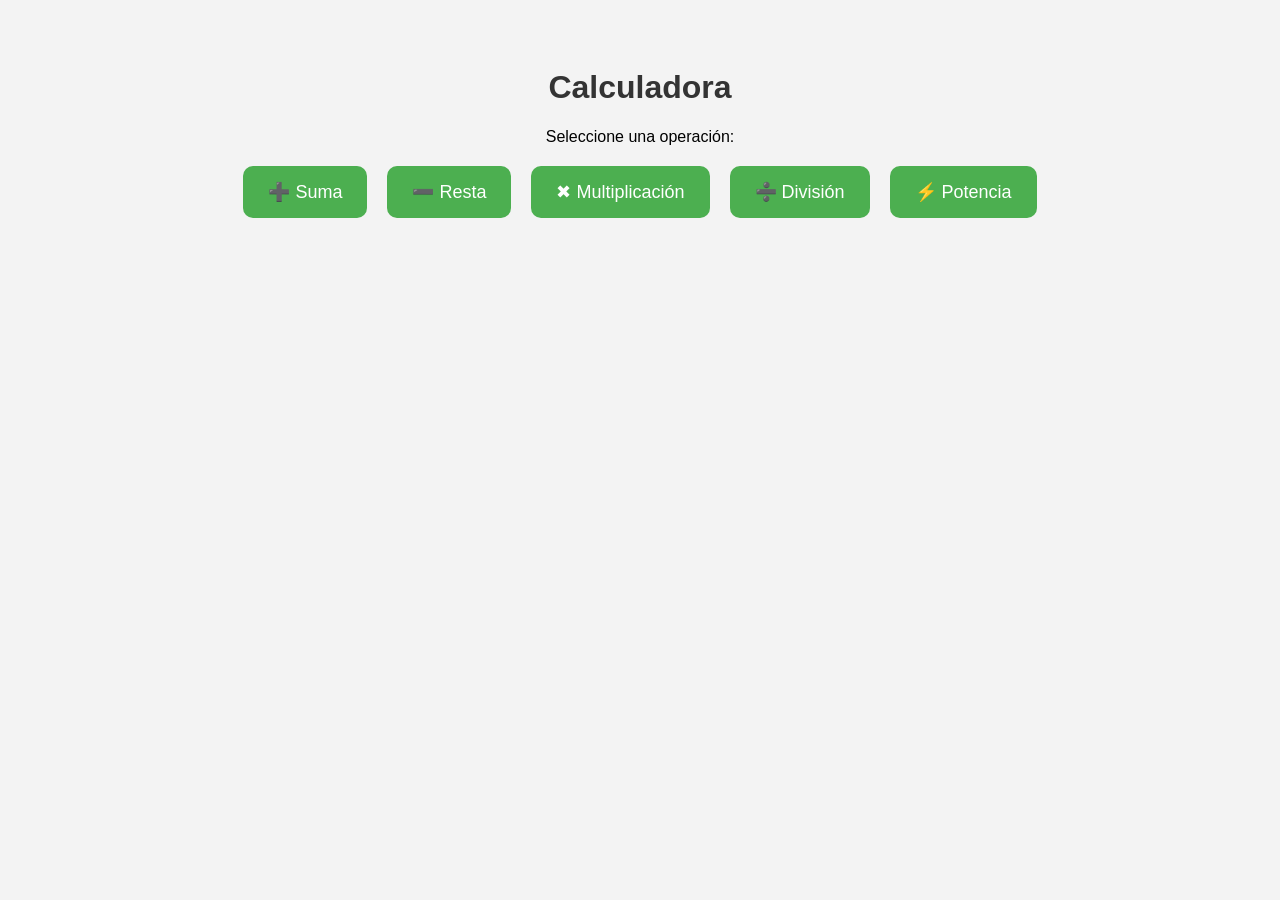
<file: index.html>
<!DOCTYPE html>
<html lang="es">
<head>
    <meta charset="UTF-8">
    <meta name="viewport" content="width=device-width, initial-scale=1.0">
    <title>Calculadora</title>
    <style>
        body {
            font-family: Arial, sans-serif;
            background: #f3f3f3;
            text-align: center;
            padding: 40px;
        }
        h1 {
            color: #333;
        }
        .menu-container {
            display: flex;
            justify-content: center;
            flex-wrap: wrap;
            gap: 20px;
            margin-top: 20px;
        }
        button, .btn {
            background: #4CAF50;
            color: white;
            padding: 15px 25px;
            font-size: 18px;
            border: none;
            border-radius: 10px;
            cursor: pointer;
            text-decoration: none;
            display: inline-block;
        }
        button:hover, .btn:hover {
            background: #45a049;
        }
        .op-container {
            background: white;
            width: 350px;
            margin: 20px auto;
            padding: 25px;
            border-radius: 10px;
            box-shadow: 0px 0px 10px rgba(0,0,0,0.1);
        }
        input {
            width: 80%;
            padding: 10px;
            margin: 10px 0;
            font-size: 16px;
            border: 1px solid #ddd;
            border-radius: 5px;
        }
        #resultado {
            margin-top: 15px;
            font-weight: bold;
            color: #333;
        }
        .hidden {
            display: none;
        }
        .back-btn {
            background: #2196F3;
            margin-top: 20px;
        }
        .back-btn:hover {
            background: #0b7dda;
        }
    </style>
</head>
<body>
    <!-- MENÚ PRINCIPAL -->
    <div id="menu">
        <h1>Calculadora</h1>
        <p>Seleccione una operación:</p>
        <div class="menu-container">
            <button onclick="mostrarOperacion('suma')">➕ Suma</button>
            <button onclick="mostrarOperacion('resta')">➖ Resta</button>
            <button onclick="mostrarOperacion('multiplicacion')">✖ Multiplicación</button>
            <button onclick="mostrarOperacion('division')">➗ División</button>
            <button onclick="mostrarOperacion('potencia')">⚡ Potencia</button>
        </div>
    </div>

    <!-- CONTENEDOR DE OPERACIONES -->
    <div id="operacion-section" class="hidden">
        <h1 id="titulo-operacion"></h1>
        <div class="op-container">
            <input type="number" id="num1" placeholder="Ingrese el primer número">
            <input type="number" id="num2" placeholder="Ingrese el segundo número">
            <button id="btn-calcular">Calcular</button>
            <p id="resultado">Resultado:</p>
        </div>
        <button class="back-btn" onclick="volverMenu()">⬅ Volver al menú</button>
    </div>

    <script>
        let operacionActual = '';

        function mostrarOperacion(operacion) {
            operacionActual = operacion;
            
            // Ocultar menú y mostrar sección de operación
            document.getElementById('menu').classList.add('hidden');
            document.getElementById('operacion-section').classList.remove('hidden');
            
            // Cambiar título según operación
            const titulos = {
                'suma': 'Operación: Suma',
                'resta': 'Operación: Resta',
                'multiplicacion': 'Operación: Multiplicación',
                'division': 'Operación: División',
                'potencia': 'Operación: Potencia'
            };
            
            document.getElementById('titulo-operacion').textContent = titulos[operacion];
            document.getElementById('resultado').textContent = 'Resultado:';
            document.getElementById('num1').value = '';
            document.getElementById('num2').value = '';
        }

        function volverMenu() {
            document.getElementById('menu').classList.remove('hidden');
            document.getElementById('operacion-section').classList.add('hidden');
        }

        function calcular() {
            const num1 = parseFloat(document.getElementById("num1").value);
            const num2 = parseFloat(document.getElementById("num2").value);
            const resultado = document.getElementById("resultado");
            
            if (isNaN(num1) || isNaN(num2)) {
                resultado.textContent = "Ingrese valores numéricos válidos.";
                return;
            }
            
            let valor = 0;
            
            switch(operacionActual) {
                case "suma":
                    valor = num1 + num2;
                    break;
                case "resta":
                    valor = num1 - num2;
                    break;
                case "multiplicacion":
                    valor = num1 * num2;
                    break;
                case "division":
                    if (num2 === 0) {
                        resultado.textContent = "Error: división por cero";
                        return;
                    }
                    valor = num1 / num2;
                    break;
                case "potencia":
                    valor = Math.pow(num1, num2);
                    break;
            }
            
            resultado.textContent = "Resultado: " + valor;
        }

        // Agregar evento al botón calcular
        document.getElementById('btn-calcular').addEventListener('click', calcular);

        // Permitir calcular con Enter
        document.getElementById('num2').addEventListener('keypress', function(e) {
            if (e.key === 'Enter') {
                calcular();
            }
        });
    </script>
</body>
</html>
</file>
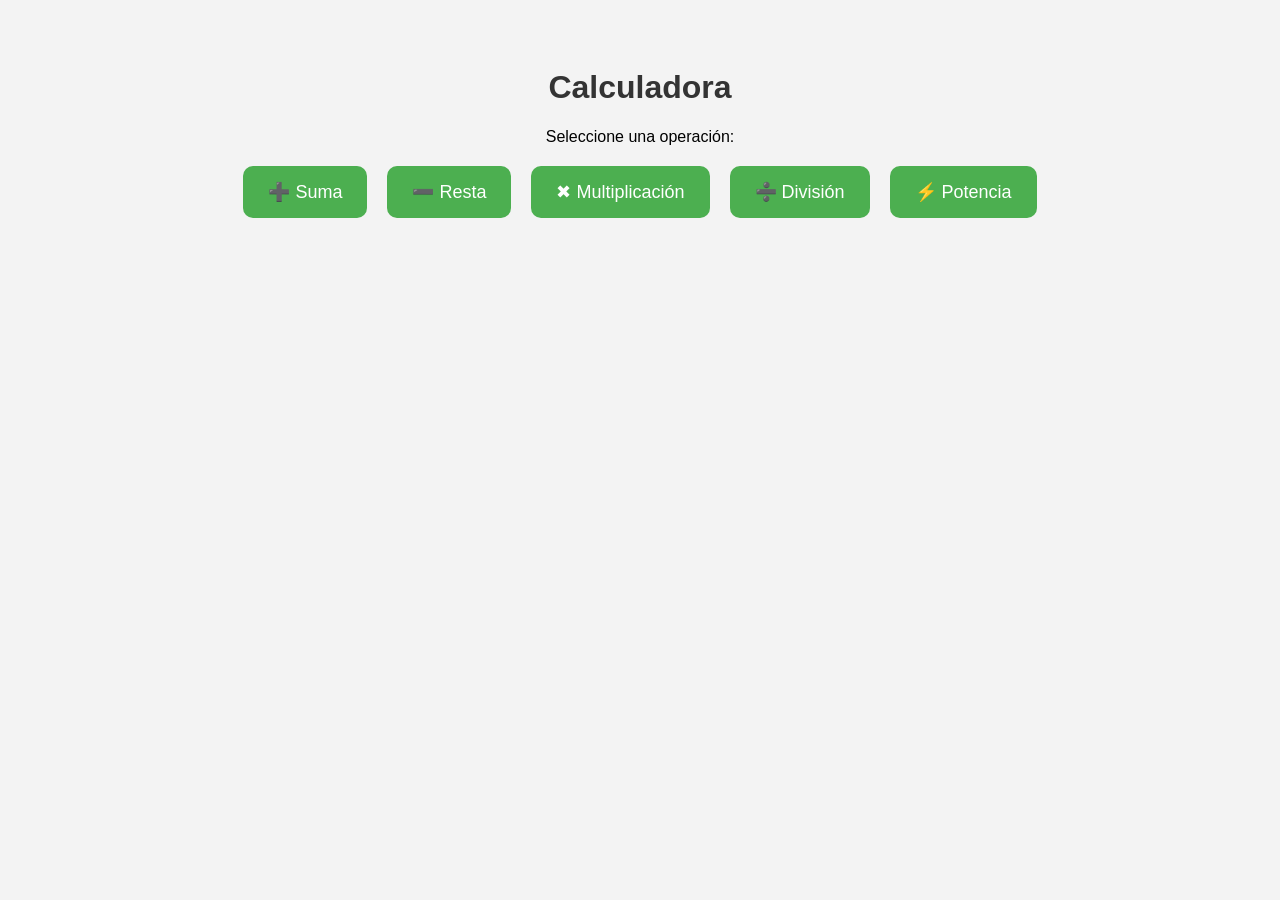
<file: calculadora.html>
<!DOCTYPE html>
<html lang="es">
<head>
    <meta charset="UTF-8">
    <meta name="viewport" content="width=device-width, initial-scale=1.0">
    <title>Calculadora</title>
    <style>
        body {
            font-family: Arial, sans-serif;
            background: #f3f3f3;
            text-align: center;
            padding: 40px;
        }
        h1 {
            color: #333;
        }
        .menu-container {
            display: flex;
            justify-content: center;
            flex-wrap: wrap;
            gap: 20px;
            margin-top: 20px;
        }
        button, .btn {
            background: #4CAF50;
            color: white;
            padding: 15px 25px;
            font-size: 18px;
            border: none;
            border-radius: 10px;
            cursor: pointer;
            text-decoration: none;
            display: inline-block;
        }
        button:hover, .btn:hover {
            background: #45a049;
        }
        .op-container {
            background: white;
            width: 350px;
            margin: 20px auto;
            padding: 25px;
            border-radius: 10px;
            box-shadow: 0px 0px 10px rgba(0,0,0,0.1);
        }
        input {
            width: 80%;
            padding: 10px;
            margin: 10px 0;
            font-size: 16px;
            border: 1px solid #ddd;
            border-radius: 5px;
        }
        #resultado {
            margin-top: 15px;
            font-weight: bold;
            color: #333;
        }
        .hidden {
            display: none;
        }
        .back-btn {
            background: #2196F3;
            margin-top: 20px;
        }
        .back-btn:hover {
            background: #0b7dda;
        }
    </style>
</head>
<body>
    <!-- MENÚ PRINCIPAL -->
    <div id="menu">
        <h1>Calculadora</h1>
        <p>Seleccione una operación:</p>
        <div class="menu-container">
            <button onclick="mostrarOperacion('suma')">➕ Suma</button>
            <button onclick="mostrarOperacion('resta')">➖ Resta</button>
            <button onclick="mostrarOperacion('multiplicacion')">✖ Multiplicación</button>
            <button onclick="mostrarOperacion('division')">➗ División</button>
            <button onclick="mostrarOperacion('potencia')">⚡ Potencia</button>
        </div>
    </div>

    <!-- CONTENEDOR DE OPERACIONES -->
    <div id="operacion-section" class="hidden">
        <h1 id="titulo-operacion"></h1>
        <div class="op-container">
            <input type="number" id="num1" placeholder="Ingrese el primer número">
            <input type="number" id="num2" placeholder="Ingrese el segundo número">
            <button id="btn-calcular">Calcular</button>
            <p id="resultado">Resultado:</p>
        </div>
        <button class="back-btn" onclick="volverMenu()">⬅ Volver al menú</button>
    </div>

    <script>
        let operacionActual = '';

        function mostrarOperacion(operacion) {
            operacionActual = operacion;
            
            // Ocultar menú y mostrar sección de operación
            document.getElementById('menu').classList.add('hidden');
            document.getElementById('operacion-section').classList.remove('hidden');
            
            // Cambiar título según operación
            const titulos = {
                'suma': 'Operación: Suma',
                'resta': 'Operación: Resta',
                'multiplicacion': 'Operación: Multiplicación',
                'division': 'Operación: División',
                'potencia': 'Operación: Potencia'
            };
            
            document.getElementById('titulo-operacion').textContent = titulos[operacion];
            document.getElementById('resultado').textContent = 'Resultado:';
            document.getElementById('num1').value = '';
            document.getElementById('num2').value = '';
        }

        function volverMenu() {
            document.getElementById('menu').classList.remove('hidden');
            document.getElementById('operacion-section').classList.add('hidden');
        }

        function calcular() {
            const num1 = parseFloat(document.getElementById("num1").value);
            const num2 = parseFloat(document.getElementById("num2").value);
            const resultado = document.getElementById("resultado");
            
            if (isNaN(num1) || isNaN(num2)) {
                resultado.textContent = "Ingrese valores numéricos válidos.";
                return;
            }
            
            let valor = 0;
            
            switch(operacionActual) {
                case "suma":
                    valor = num1 + num2;
                    break;
                case "resta":
                    valor = num1 - num2;
                    break;
                case "multiplicacion":
                    valor = num1 * num2;
                    break;
                case "division":
                    if (num2 === 0) {
                        resultado.textContent = "Error: división por cero";
                        return;
                    }
                    valor = num1 / num2;
                    break;
                case "potencia":
                    valor = Math.pow(num1, num2);
                    break;
            }
            
            resultado.textContent = "Resultado: " + valor;
        }

        // Agregar evento al botón calcular
        document.getElementById('btn-calcular').addEventListener('click', calcular);

        // Permitir calcular con Enter
        document.getElementById('num2').addEventListener('keypress', function(e) {
            if (e.key === 'Enter') {
                calcular();
            }
        });
    </script>
</body>
</html>
</file>
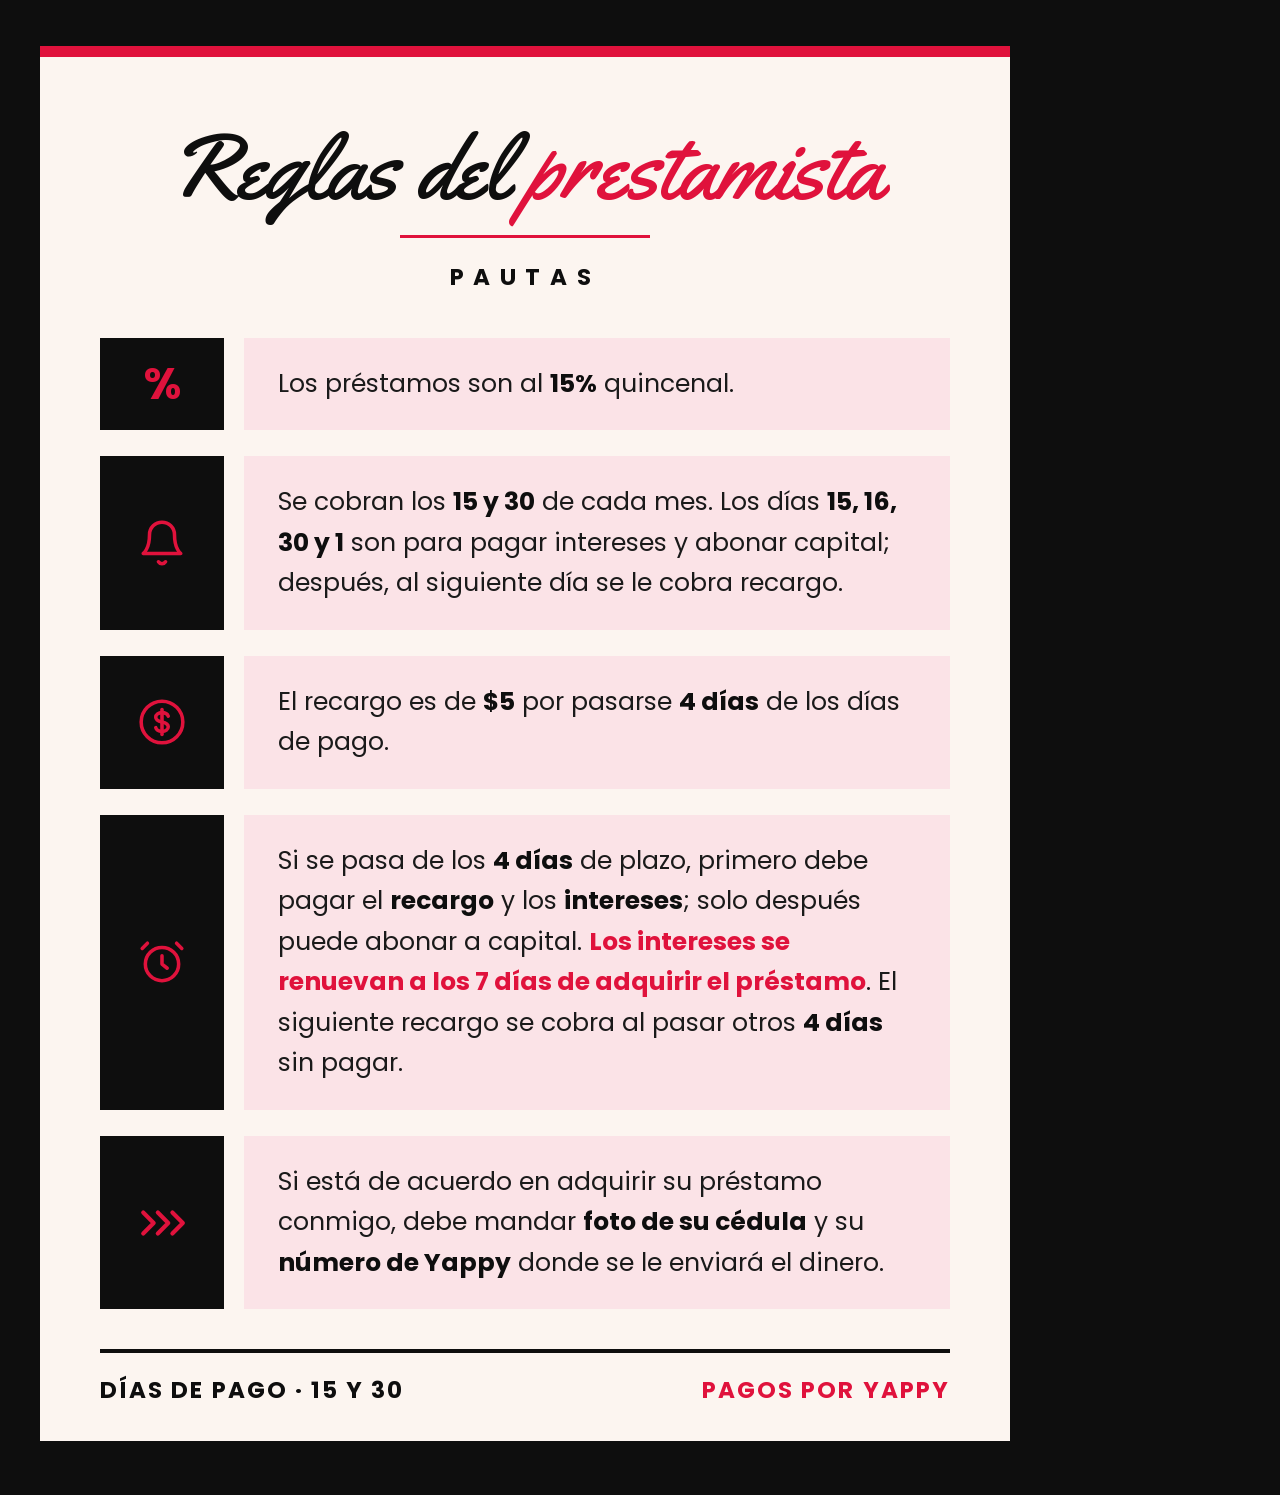
<file: reglas-prestamista.html>
<!DOCTYPE html>
<html lang="es">
<head>
<meta charset="UTF-8">
<title>Reglas del prestamista</title>
<link rel="stylesheet" href="fonts-inline.css">
<style>
  :root{
    --rojo:#E0123C;
    --negro:#0E0E0E;
    --crema:#FCF5F0;
    --rosa:#FBE3E7;
  }
  *{box-sizing:border-box;margin:0;padding:0;}
  body{
    width:1050px;
    background:var(--negro);
    font-family:'Poppins',Arial,sans-serif;
    padding:46px 40px 54px;
  }
  .card{
    background:var(--crema);
    padding:0 0 34px;
  }
  .topbar{height:11px;background:var(--rojo);}
  header{padding:58px 70px 0;text-align:center;}
  h1{
    font-family:'Yellowtail',cursive;
    font-size:92px;
    font-weight:400;
    color:var(--negro);
    line-height:1.15;
    white-space:nowrap;
  }
  h1 em{font-style:normal;color:var(--rojo);}
  .rule{
    width:250px;height:3px;background:var(--rojo);
    margin:14px auto 22px;
  }
  .sub{
    font-size:23px;font-weight:700;letter-spacing:.42em;
    color:var(--negro);text-transform:uppercase;
  }
  .rules{padding:44px 60px 0;display:flex;flex-direction:column;gap:26px;}
  .row{display:flex;gap:20px;align-items:stretch;}
  .icon{
    flex:0 0 124px;background:var(--negro);
    display:flex;align-items:center;justify-content:center;
  }
  .icon svg{width:50px;height:50px;}
  .icon .pct{font-size:44px;font-weight:700;color:var(--rojo);line-height:1;}
  .text{
    flex:1;background:var(--rosa);
    padding:26px 34px;
    font-size:25px;line-height:1.62;color:#1A1A1A;
  }
  .text b{font-weight:700;color:#0E0E0E;}
  .text .rojo{color:var(--rojo);font-weight:700;}
  footer{margin:40px 60px 0;border-top:4px solid var(--negro);padding-top:20px;
    display:flex;justify-content:space-between;align-items:center;}
  footer .izq{font-size:23px;font-weight:700;letter-spacing:.09em;color:var(--negro);}
  footer .der{font-size:23px;font-weight:700;letter-spacing:.09em;color:var(--rojo);}
</style>
</head>
<body>
<div class="card">
  <div class="topbar"></div>

  <header>
    <h1>Reglas del <em>prestamista</em></h1>
    <div class="rule"></div>
    <div class="sub">Pautas</div>
  </header>

  <section class="rules">

    <div class="row">
      <div class="icon"><span class="pct">%</span></div>
      <div class="text">Los préstamos son al <b>15%</b> quincenal.</div>
    </div>

    <div class="row">
      <div class="icon">
        <svg viewBox="0 0 24 24" fill="none" stroke="#E0123C" stroke-width="1.7" stroke-linecap="round" stroke-linejoin="round">
          <path d="M18 8A6 6 0 0 0 6 8c0 7-3 9-3 9h18s-3-2-3-9"/>
          <path d="M13.7 21a2 2 0 0 1-3.4 0"/>
        </svg>
      </div>
      <div class="text">Se cobran los <b>15 y 30</b> de cada mes. Los días <b>15, 16, 30 y 1</b> son para pagar intereses y abonar capital; después, al siguiente día se le cobra recargo.</div>
    </div>

    <div class="row">
      <div class="icon">
        <svg viewBox="0 0 24 24" fill="none" stroke="#E0123C" stroke-width="1.7" stroke-linecap="round" stroke-linejoin="round">
          <circle cx="12" cy="12" r="10"/>
          <path d="M12 6v12"/>
          <path d="M15 9.2c-.4-1-1.5-1.7-3-1.7-1.7 0-3 .9-3 2.2 0 1.4 1.2 1.9 3 2.3 1.8.4 3 .9 3 2.3 0 1.3-1.3 2.2-3 2.2-1.6 0-2.7-.7-3-1.8"/>
        </svg>
      </div>
      <div class="text">El recargo es de <b>$5</b> por pasarse <b>4 días</b> de los días de pago.</div>
    </div>

    <div class="row">
      <div class="icon">
        <svg viewBox="0 0 24 24" fill="none" stroke="#E0123C" stroke-width="1.7" stroke-linecap="round" stroke-linejoin="round">
          <circle cx="12" cy="13" r="8"/>
          <path d="M12 9v4l2.5 2"/>
          <path d="M5 3 2.5 5.5"/>
          <path d="m19 3 2.5 2.5"/>
        </svg>
      </div>
      <div class="text">Si se pasa de los <b>4 días</b> de plazo, primero debe pagar el <b>recargo</b> y los <b>intereses</b>; solo después puede abonar a capital. <span class="rojo">Los intereses se renuevan a los 7 días de adquirir el préstamo</span>. El siguiente recargo se cobra al pasar otros <b>4 días</b> sin pagar.</div>
    </div>

    <div class="row">
      <div class="icon">
        <svg viewBox="0 0 24 24" fill="none" stroke="#E0123C" stroke-width="2" stroke-linecap="round" stroke-linejoin="round">
          <path d="m3 7 5 5-5 5"/>
          <path d="m10 7 5 5-5 5"/>
          <path d="m17 7 5 5-5 5"/>
        </svg>
      </div>
      <div class="text">Si está de acuerdo en adquirir su préstamo conmigo, debe mandar <b>foto de su cédula</b> y su <b>número de Yappy</b> donde se le enviará el dinero.</div>
    </div>

  </section>

  <footer>
    <div class="izq">DÍAS DE PAGO · 15 Y 30</div>
    <div class="der">PAGOS POR YAPPY</div>
  </footer>
</div>
</body>
</html>
</file>
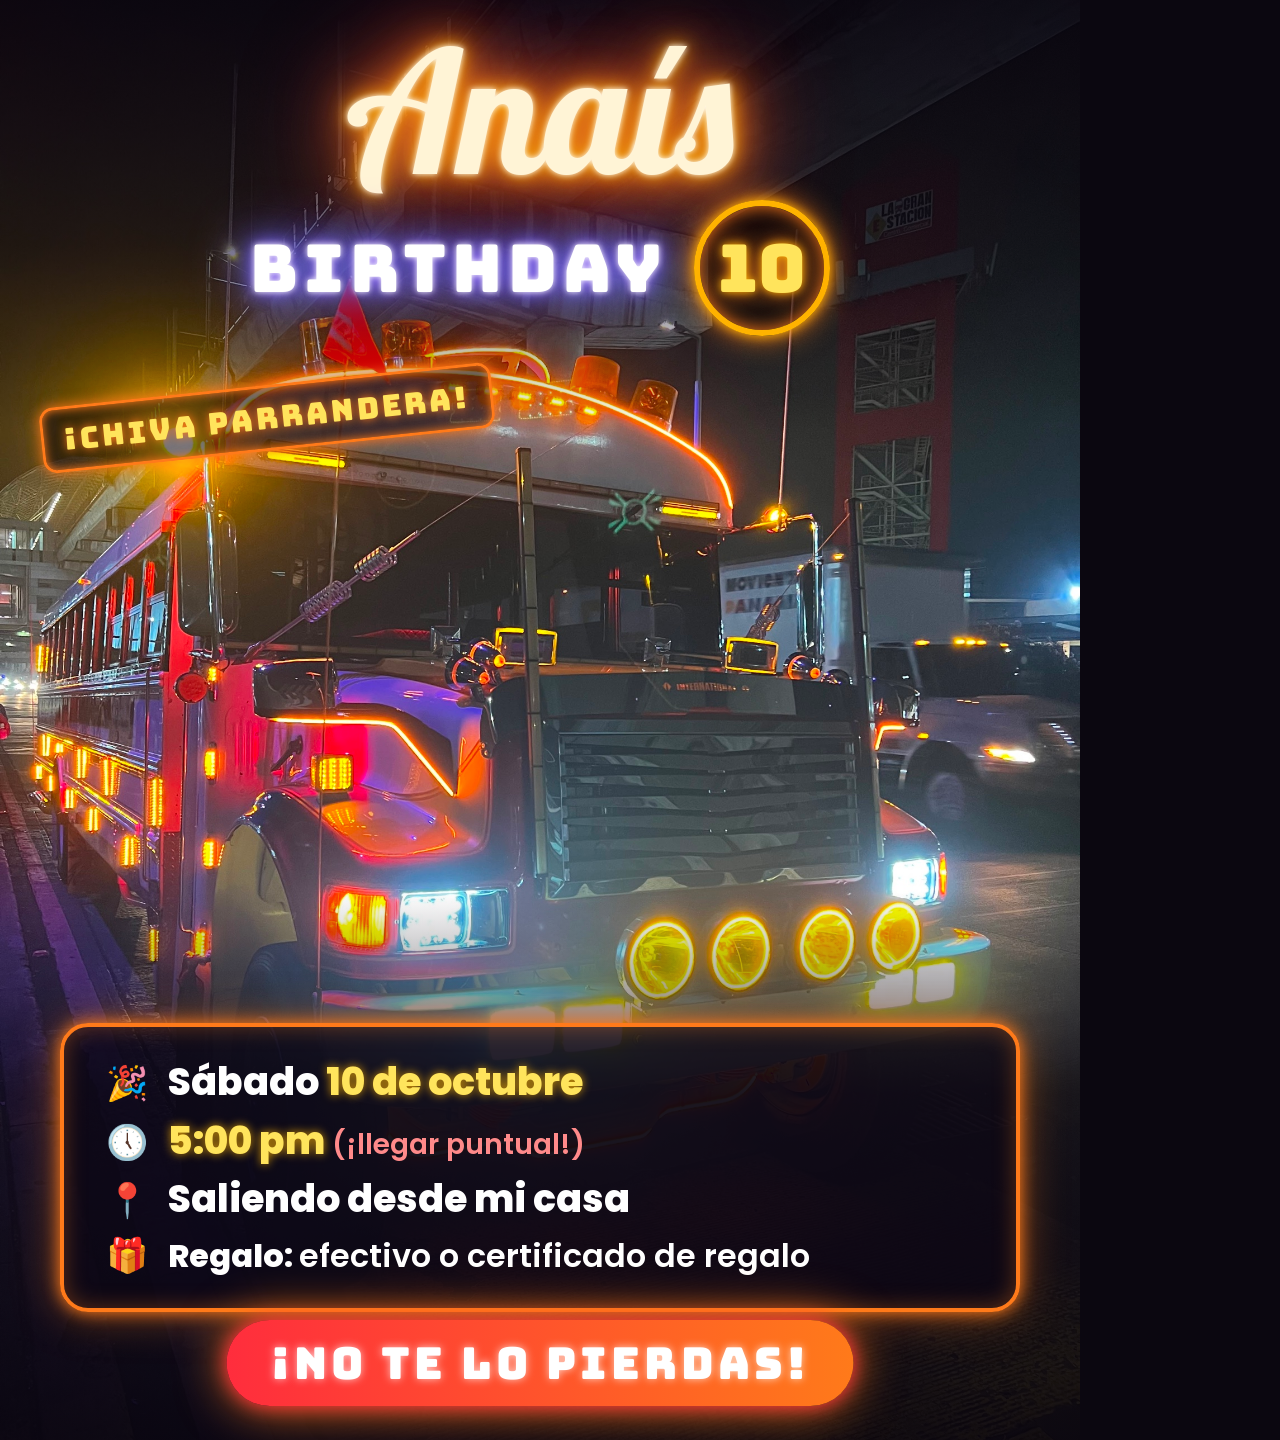
<file: invitacion-anais/invitacion-neon.html>
<!doctype html>
<html lang="es"><head><meta charset="utf-8"><title>Anaís Birthday 10</title>
<style>
@font-face{font-family:'Lobster';src:url(fuentes/Lobster-Regular.ttf)}
@font-face{font-family:'Bungee';src:url(fuentes/Bungee-Regular.ttf)}
@font-face{font-family:'Poppins';font-weight:800;src:url(fuentes/Poppins-ExtraBold.ttf)}
@font-face{font-family:'Poppins';font-weight:600;src:url(fuentes/Poppins-SemiBold.ttf)}
:root{--naranja:#ff7a1a;--ambar:#ffb300;--amarillo:#ffe45c;--rojo:#ff2d3d;--violeta:#8b5cf6;--azul:#5b7cff}
html,body{margin:0;background:#0b0710}
.card{position:relative;width:1080px;height:1440px;overflow:hidden;font-family:'Poppins',sans-serif;color:#fff;
  background:url(chiva-fondo.jpg) center 42%/cover no-repeat}
.card::before{content:"";position:absolute;inset:0;
  background:linear-gradient(to bottom,rgba(8,4,14,.88) 0%,rgba(8,4,14,.55) 17%,rgba(8,4,14,0) 30%,rgba(8,4,14,0) 62%,rgba(8,4,14,.75) 76%,rgba(8,4,14,.95) 100%)}
.top{position:absolute;top:26px;left:0;right:0;text-align:center}
.name{font-family:'Lobster';font-size:170px;line-height:1;color:#fff4d6;
  text-shadow:0 0 6px #fff,0 0 18px var(--ambar),0 0 36px var(--naranja),0 0 70px var(--naranja),0 0 110px var(--rojo)}
.row{display:flex;justify-content:center;align-items:center;gap:26px;margin-top:4px}
.bday{font-family:'Bungee';font-size:66px;letter-spacing:6px;color:#fff;
  text-shadow:0 0 6px #fff,0 0 16px var(--violeta),0 0 34px var(--azul),0 0 60px var(--violeta)}
.ten{width:124px;height:124px;border-radius:50%;display:grid;place-items:center;
  font-family:'Bungee';font-size:66px;color:var(--amarillo);border:6px solid var(--ambar);
  background:rgba(20,8,4,.55);
  box-shadow:0 0 12px var(--ambar),0 0 30px var(--naranja),inset 0 0 18px var(--naranja);
  text-shadow:0 0 8px var(--ambar),0 0 22px var(--naranja)}
.tag{position:absolute;top:385px;left:40px;font-family:'Bungee';font-size:30px;letter-spacing:3px;color:var(--amarillo);
  transform:rotate(-6deg);padding:10px 20px;border:3px solid var(--naranja);border-radius:14px;background:rgba(10,5,15,.55);
  box-shadow:0 0 14px var(--naranja),inset 0 0 10px var(--naranja);text-shadow:0 0 10px var(--naranja)}
.info{position:absolute;left:60px;right:60px;bottom:128px;padding:26px 40px;border-radius:28px;
  background:rgba(12,6,20,.72);border:4px solid var(--naranja);
  box-shadow:0 0 16px var(--naranja),0 0 44px rgba(255,122,26,.55),inset 0 0 22px rgba(255,122,26,.35)}
.info p{margin:0;display:flex;align-items:baseline;gap:18px;font-size:38px;font-weight:800;line-height:1.55}
.info .ic{width:46px;text-align:center;font-size:34px}
.info .hl{color:var(--amarillo);text-shadow:0 0 10px rgba(255,179,0,.8)}
.info .note{color:#ff8a8a;font-size:28px;font-weight:600}
.info .small{font-size:32px}
.info .small span.l{font-weight:600}
.cta{position:absolute;bottom:34px;left:50%;transform:translateX(-50%);white-space:nowrap;
  font-family:'Bungee';font-size:44px;letter-spacing:4px;color:#fff;padding:14px 44px;border-radius:60px;
  background:linear-gradient(90deg,var(--rojo),var(--naranja));
  box-shadow:0 0 18px var(--rojo),0 0 50px var(--naranja);text-shadow:0 0 8px rgba(255,255,255,.7)}
</style></head>
<body><div class="card">
  <div class="top">
    <div class="name">Anaís</div>
    <div class="row"><div class="bday">BIRTHDAY</div><div class="ten">10</div></div>
  </div>
  <div class="tag">¡Chiva parrandera!</div>
  <div class="info">
    <p><span class="ic">🎉</span><span>Sábado <span class="hl">10 de octubre</span></span></p>
    <p><span class="ic">🕔</span><span><span class="hl">5:00 pm</span> <span class="note">(¡llegar puntual!)</span></span></p>
    <p><span class="ic">📍</span><span>Saliendo desde mi casa</span></p>
    <p class="small"><span class="ic">🎁</span><span>Regalo: <span class="l">efectivo o certificado de regalo</span></span></p>
  </div>
  <div class="cta">¡No te lo pierdas!</div>
</div></body></html>
</file>
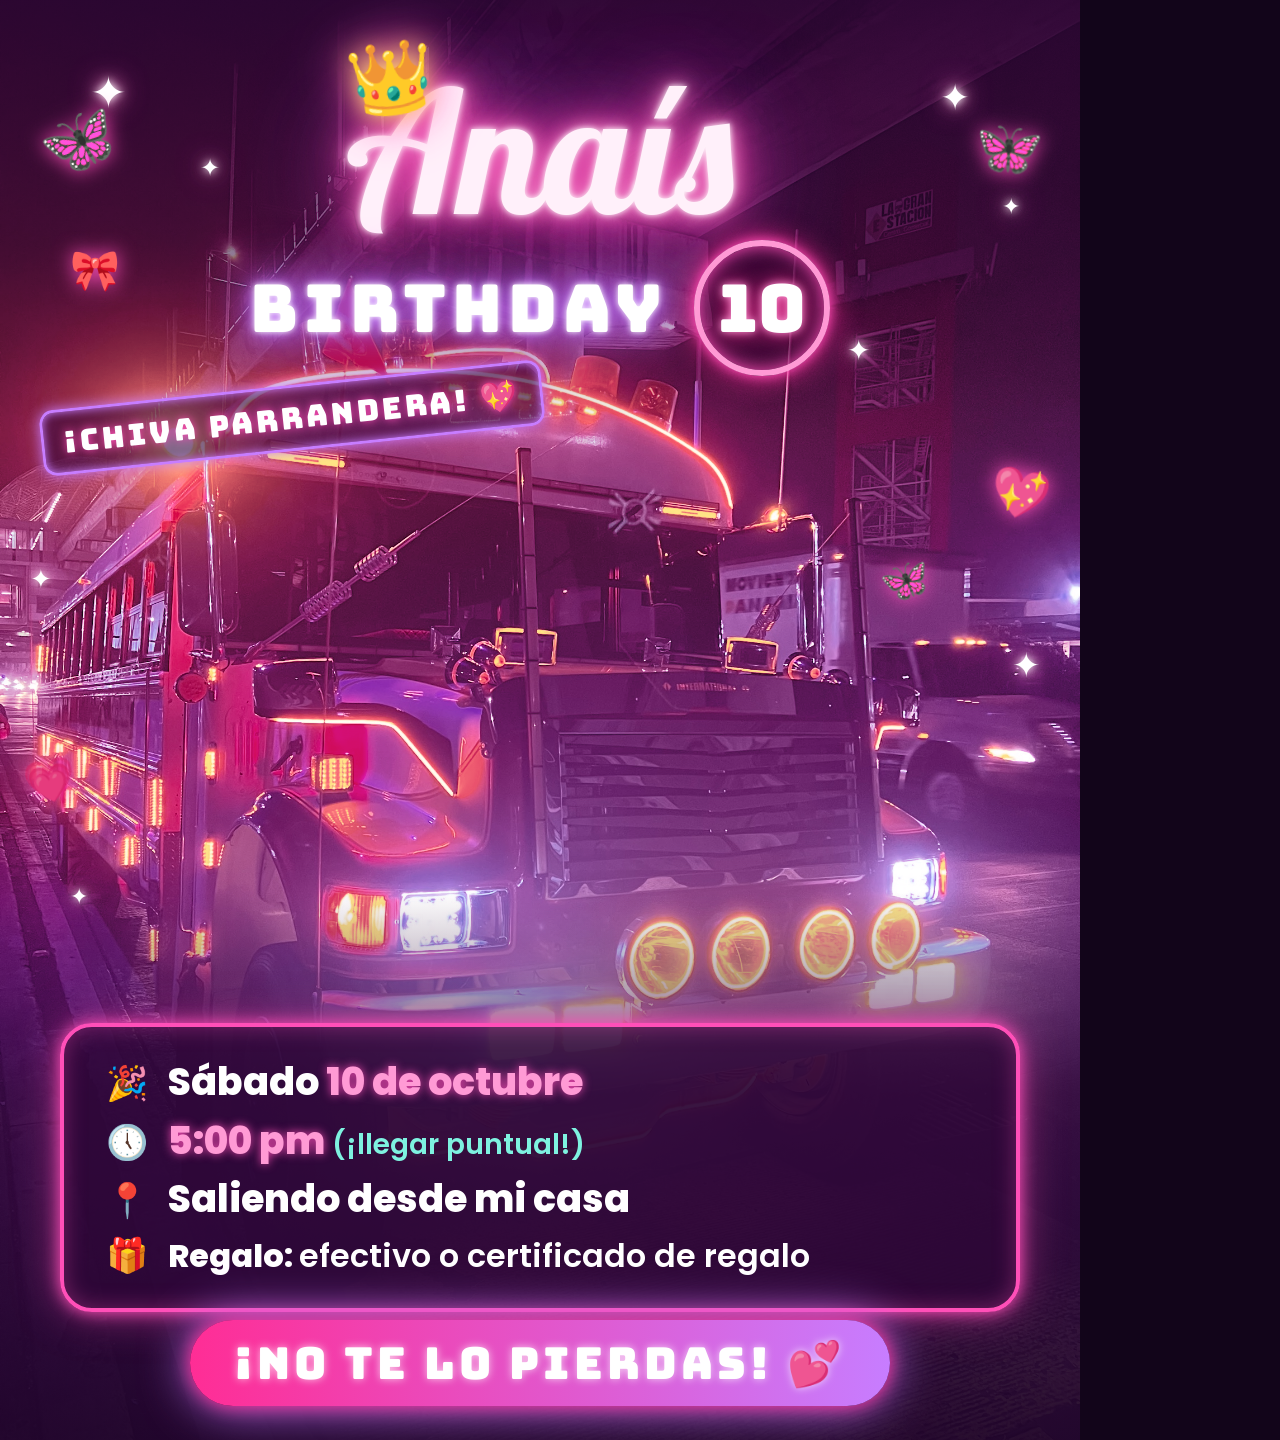
<file: invitacion-anais/invitacion-nina.html>
<!doctype html>
<html lang="es"><head><meta charset="utf-8"><title>Anaís Birthday 10</title>
<style>
@font-face{font-family:'Lobster';src:url(fuentes/Lobster-Regular.ttf)}
@font-face{font-family:'Bungee';src:url(fuentes/Bungee-Regular.ttf)}
@font-face{font-family:'Poppins';font-weight:800;src:url(fuentes/Poppins-ExtraBold.ttf)}
@font-face{font-family:'Poppins';font-weight:600;src:url(fuentes/Poppins-SemiBold.ttf)}
:root{--rosa:#ff4fb8;--fucsia:#ff2d95;--chicle:#ff9ad5;--lila:#c77dff;--morado:#9d4edd;--dorado:#ffd86b;--menta:#7ef2e0}
html,body{margin:0;background:#12051a}
.card{position:relative;width:1080px;height:1440px;overflow:hidden;font-family:'Poppins',sans-serif;color:#fff;
  background:url(chiva-fondo.jpg) center 42%/cover no-repeat}
/* tinte rosado/lila sobre la foto */
.card::before{content:"";position:absolute;inset:0;
  background:linear-gradient(160deg,rgba(255,45,149,.55),rgba(157,78,221,.55));mix-blend-mode:color}
.card::after{content:"";position:absolute;inset:0;
  background:linear-gradient(to bottom,rgba(40,6,50,.9) 0%,rgba(40,6,50,.55) 17%,rgba(40,6,50,0) 30%,rgba(40,6,50,0) 62%,rgba(40,6,50,.75) 76%,rgba(30,4,40,.95) 100%)}
.layer{position:absolute;inset:0;z-index:2}
.top{position:absolute;top:22px;left:0;right:0;text-align:center}
.crown{font-size:70px;line-height:1;filter:drop-shadow(0 0 12px var(--dorado)) drop-shadow(0 0 24px var(--rosa));margin-bottom:-26px;transform:rotate(-8deg) translateX(-150px)}
.name{font-family:'Lobster';font-size:170px;line-height:1;color:#fff0fa;
  text-shadow:0 0 6px #fff,0 0 18px var(--chicle),0 0 36px var(--rosa),0 0 70px var(--fucsia),0 0 110px var(--morado)}
.row{display:flex;justify-content:center;align-items:center;gap:26px;margin-top:4px}
.bday{font-family:'Bungee';font-size:66px;letter-spacing:6px;color:#fff;
  text-shadow:0 0 6px #fff,0 0 16px var(--lila),0 0 34px var(--morado),0 0 60px var(--lila)}
.ten{width:124px;height:124px;border-radius:50%;display:grid;place-items:center;
  font-family:'Bungee';font-size:66px;color:#fff;border:6px solid var(--chicle);
  background:rgba(60,5,50,.6);
  box-shadow:0 0 12px var(--rosa),0 0 30px var(--fucsia),inset 0 0 18px var(--rosa);
  text-shadow:0 0 8px var(--chicle),0 0 22px var(--fucsia)}
.tag{position:absolute;top:385px;left:40px;font-family:'Bungee';font-size:30px;letter-spacing:3px;color:#fff;
  transform:rotate(-6deg);padding:10px 20px;border:3px solid var(--lila);border-radius:14px;background:rgba(50,5,60,.6);
  box-shadow:0 0 14px var(--lila),inset 0 0 10px var(--lila);text-shadow:0 0 10px var(--rosa)}
.deco{position:absolute;line-height:1}
.glow{filter:drop-shadow(0 0 10px var(--rosa))}
.bf{filter:hue-rotate(290deg) saturate(1.4) drop-shadow(0 0 10px var(--rosa))}
.star{position:absolute;color:#fff;text-shadow:0 0 8px #fff,0 0 18px var(--chicle),0 0 30px var(--rosa)}
.info{position:absolute;left:60px;right:60px;bottom:128px;padding:26px 40px;border-radius:32px;
  background:rgba(45,6,55,.74);border:4px solid var(--rosa);
  box-shadow:0 0 16px var(--rosa),0 0 44px rgba(255,79,184,.55),inset 0 0 22px rgba(255,79,184,.35)}
.info p{margin:0;display:flex;align-items:baseline;gap:18px;font-size:38px;font-weight:800;line-height:1.55}
.info .ic{width:46px;text-align:center;font-size:34px}
.info .hl{color:var(--chicle);text-shadow:0 0 10px rgba(255,79,184,.9)}
.info .note{color:var(--menta);font-size:28px;font-weight:600}
.info .small{font-size:32px}
.info .small span.l{font-weight:600}
.cta{position:absolute;bottom:34px;left:50%;transform:translateX(-50%);white-space:nowrap;
  font-family:'Bungee';font-size:44px;letter-spacing:4px;color:#fff;padding:14px 44px;border-radius:60px;
  background:linear-gradient(90deg,var(--fucsia),var(--lila));
  box-shadow:0 0 18px var(--fucsia),0 0 50px var(--lila);text-shadow:0 0 8px rgba(255,255,255,.7)}
</style></head>
<body><div class="card"><div class="layer">
  <div class="top">
    <div class="crown">👑</div>
    <div class="name">Anaís</div>
    <div class="row"><div class="bday">BIRTHDAY</div><div class="ten">10</div></div>
  </div>
  <div class="tag">¡Chiva parrandera! 💖</div>

  <!-- destellos -->
  <div class="star" style="top:60px;left:90px;font-size:44px">✦</div>
  <div class="star" style="top:150px;left:200px;font-size:24px">✦</div>
  <div class="star" style="top:70px;right:110px;font-size:36px">✦</div>
  <div class="star" style="top:190px;right:60px;font-size:22px">✦</div>
  <div class="star" style="top:330px;right:210px;font-size:28px">✦</div>
  <div class="star" style="top:560px;left:30px;font-size:26px">✦</div>
  <div class="star" style="top:640px;right:40px;font-size:34px">✦</div>
  <div class="star" style="top:880px;left:70px;font-size:22px">✦</div>
  <!-- mariposas y corazones -->
  <div class="deco bf" style="top:110px;left:40px;font-size:62px;transform:rotate(-18deg)">🦋</div>
  <div class="deco bf" style="top:120px;right:40px;font-size:54px;transform:rotate(16deg)">🦋</div>
  <div class="deco glow" style="top:470px;right:30px;font-size:48px;transform:rotate(12deg)">💖</div>
  <div class="deco glow" style="top:760px;left:24px;font-size:42px;transform:rotate(-12deg)">💗</div>
  <div class="deco bf" style="top:560px;right:150px;font-size:40px;transform:rotate(-10deg)">🦋</div>
  <div class="deco glow" style="top:250px;left:70px;font-size:40px">🎀</div>

  <div class="info">
    <p><span class="ic">🎉</span><span>Sábado <span class="hl">10 de octubre</span></span></p>
    <p><span class="ic">🕔</span><span><span class="hl">5:00 pm</span> <span class="note">(¡llegar puntual!)</span></span></p>
    <p><span class="ic">📍</span><span>Saliendo desde mi casa</span></p>
    <p class="small"><span class="ic">🎁</span><span>Regalo: <span class="l">efectivo o certificado de regalo</span></span></p>
  </div>
  <div class="cta">¡No te lo pierdas! 💕</div>
</div></div></body></html>
</file>
<file: fonts-inline.css>
/* devanagari */
@font-face {
  font-family: 'Poppins';
  font-style: normal;
  font-weight: 400;
  font-display: swap;
  src: url([data-uri]) format('woff2');
  unicode-range: U+0900-097F, U+1CD0-1CF9, U+200C-200D, U+20A8, U+20B9, U+20F0, U+25CC, U+A830-A839, U+A8E0-A8FF, U+11B00-11B09;
}
/* latin-ext */
@font-face {
  font-family: 'Poppins';
  font-style: normal;
  font-weight: 400;
  font-display: swap;
  src: url([data-uri]) format('woff2');
  unicode-range: U+0100-02BA, U+02BD-02C5, U+02C7-02CC, U+02CE-02D7, U+02DD-02FF, U+0304, U+0308, U+0329, U+1D00-1DBF, U+1E00-1E9F, U+1EF2-1EFF, U+2020, U+20A0-20AB, U+20AD-20C0, U+2113, U+2C60-2C7F, U+A720-A7FF;
}
/* latin */
@font-face {
  font-family: 'Poppins';
  font-style: normal;
  font-weight: 400;
  font-display: swap;
  src: url([data-uri]) format('woff2');
  unicode-range: U+0000-00FF, U+0131, U+0152-0153, U+02BB-02BC, U+02C6, U+02DA, U+02DC, U+0304, U+0308, U+0329, U+2000-206F, U+20AC, U+2122, U+2191, U+2193, U+2212, U+2215, U+FEFF, U+FFFD;
}
/* devanagari */
@font-face {
  font-family: 'Poppins';
  font-style: normal;
  font-weight: 600;
  font-display: swap;
  src: url([data-uri]) format('woff2');
  unicode-range: U+0900-097F, U+1CD0-1CF9, U+200C-200D, U+20A8, U+20B9, U+20F0, U+25CC, U+A830-A839, U+A8E0-A8FF, U+11B00-11B09;
}
/* latin-ext */
@font-face {
  font-family: 'Poppins';
  font-style: normal;
  font-weight: 600;
  font-display: swap;
  src: url([data-uri]) format('woff2');
  unicode-range: U+0100-02BA, U+02BD-02C5, U+02C7-02CC, U+02CE-02D7, U+02DD-02FF, U+0304, U+0308, U+0329, U+1D00-1DBF, U+1E00-1E9F, U+1EF2-1EFF, U+2020, U+20A0-20AB, U+20AD-20C0, U+2113, U+2C60-2C7F, U+A720-A7FF;
}
/* latin */
@font-face {
  font-family: 'Poppins';
  font-style: normal;
  font-weight: 600;
  font-display: swap;
  src: url([data-uri]) format('woff2');
  unicode-range: U+0000-00FF, U+0131, U+0152-0153, U+02BB-02BC, U+02C6, U+02DA, U+02DC, U+0304, U+0308, U+0329, U+2000-206F, U+20AC, U+2122, U+2191, U+2193, U+2212, U+2215, U+FEFF, U+FFFD;
}
/* devanagari */
@font-face {
  font-family: 'Poppins';
  font-style: normal;
  font-weight: 700;
  font-display: swap;
  src: url([data-uri]) format('woff2');
  unicode-range: U+0900-097F, U+1CD0-1CF9, U+200C-200D, U+20A8, U+20B9, U+20F0, U+25CC, U+A830-A839, U+A8E0-A8FF, U+11B00-11B09;
}
/* latin-ext */
@font-face {
  font-family: 'Poppins';
  font-style: normal;
  font-weight: 700;
  font-display: swap;
  src: url([data-uri]) format('woff2');
  unicode-range: U+0100-02BA, U+02BD-02C5, U+02C7-02CC, U+02CE-02D7, U+02DD-02FF, U+0304, U+0308, U+0329, U+1D00-1DBF, U+1E00-1E9F, U+1EF2-1EFF, U+2020, U+20A0-20AB, U+20AD-20C0, U+2113, U+2C60-2C7F, U+A720-A7FF;
}
/* latin */
@font-face {
  font-family: 'Poppins';
  font-style: normal;
  font-weight: 700;
  font-display: swap;
  src: url([data-uri]) format('woff2');
  unicode-range: U+0000-00FF, U+0131, U+0152-0153, U+02BB-02BC, U+02C6, U+02DA, U+02DC, U+0304, U+0308, U+0329, U+2000-206F, U+20AC, U+2122, U+2191, U+2193, U+2212, U+2215, U+FEFF, U+FFFD;
}
/* latin-ext */
@font-face {
  font-family: 'Yellowtail';
  font-style: normal;
  font-weight: 400;
  font-display: swap;
  src: url([data-uri]) format('woff2');
  unicode-range: U+0100-02BA, U+02BD-02C5, U+02C7-02CC, U+02CE-02D7, U+02DD-02FF, U+0304, U+0308, U+0329, U+1D00-1DBF, U+1E00-1E9F, U+1EF2-1EFF, U+2020, U+20A0-20AB, U+20AD-20C0, U+2113, U+2C60-2C7F, U+A720-A7FF;
}
/* latin */
@font-face {
  font-family: 'Yellowtail';
  font-style: normal;
  font-weight: 400;
  font-display: swap;
  src: url([data-uri]) format('woff2');
  unicode-range: U+0000-00FF, U+0131, U+0152-0153, U+02BB-02BC, U+02C6, U+02DA, U+02DC, U+0304, U+0308, U+0329, U+2000-206F, U+20AC, U+2122, U+2191, U+2193, U+2212, U+2215, U+FEFF, U+FFFD;
}
</file>
